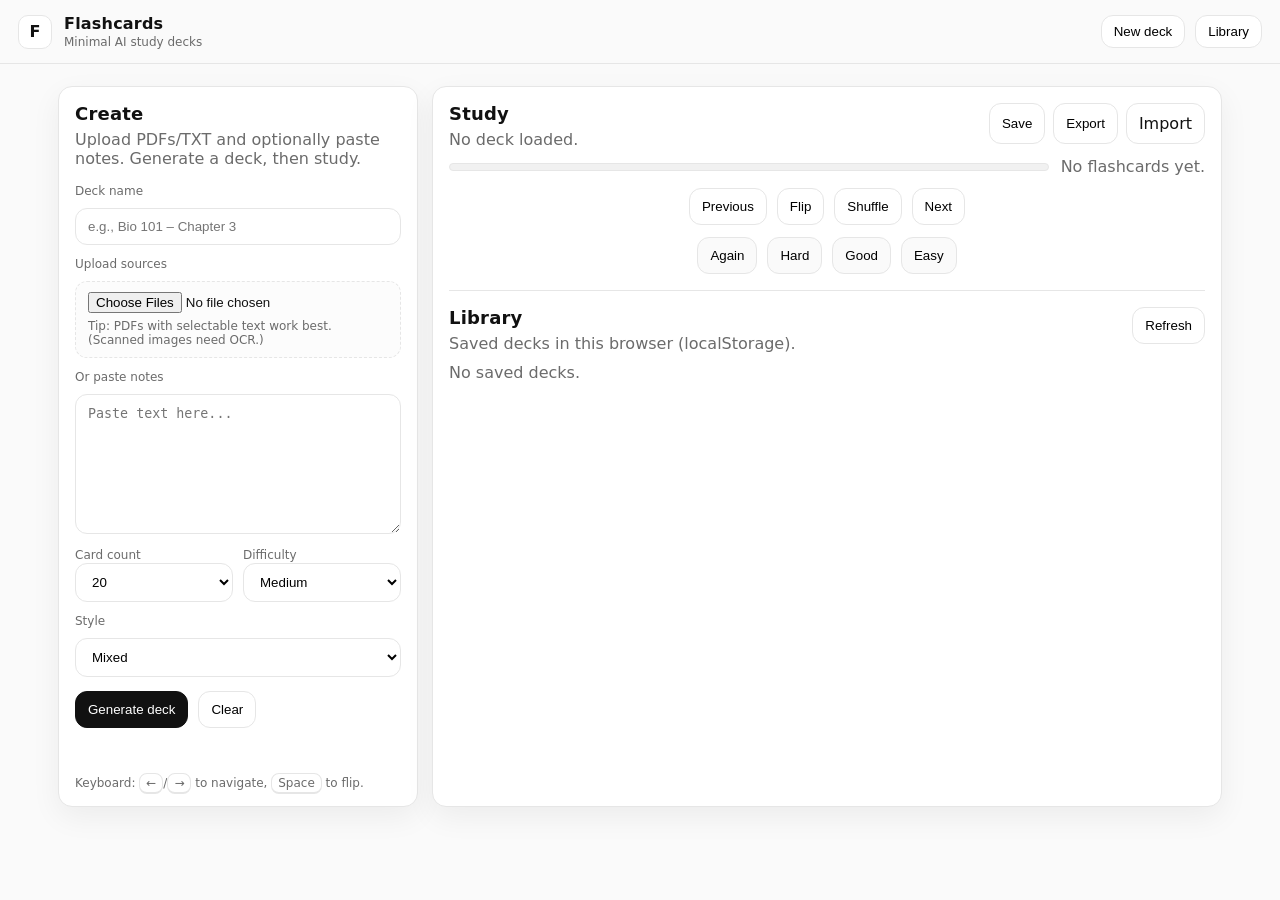
<file: frontend/index.html>
<!DOCTYPE html>
<html lang="en">
<head>
  <meta charset="UTF-8" />
  <meta name="viewport" content="width=device-width, initial-scale=1"/>
  <title>Flashcards</title>
  <link rel="stylesheet" href="style.css" />
</head>
<body>
  <header class="topbar">
    <div class="brand">
      <div class="logo">F</div>
      <div class="brand-text">
        <div class="brand-title">Flashcards</div>
        <div class="brand-subtitle">Minimal AI study decks</div>
      </div>
    </div>

    <nav class="nav">
      <button class="nav-btn" id="navNew">New deck</button>
      <button class="nav-btn" id="navLibrary">Library</button>
    </nav>
  </header>

  <main class="shell">
    <section class="grid">
      <!-- Left: Create -->
      <aside class="panel">
        <div class="panel-header">
          <h2>Create</h2>
          <p class="muted">Upload PDFs/TXT and optionally paste notes. Generate a deck, then study.</p>
        </div>

        <div class="form">
          <label class="label">Deck name</label>
          <input id="deckName" class="input" placeholder="e.g., Bio 101 – Chapter 3" />

          <label class="label">Upload sources</label>
          <div class="upload">
            <input type="file" id="fileInput" multiple accept=".pdf,.txt" />
            <div class="upload-hint muted">
              Tip: PDFs with selectable text work best. (Scanned images need OCR.)
            </div>
          </div>

          <label class="label">Or paste notes</label>
          <textarea id="notesInput" class="textarea" placeholder="Paste text here..."></textarea>

          <div class="row">
            <div class="col">
              <label class="label">Card count</label>
              <select id="cardCount" class="select">
                <option value="10">10</option>
                <option value="20" selected>20</option>
                <option value="30">30</option>
                <option value="50">50</option>
              </select>
            </div>

            <div class="col">
              <label class="label">Difficulty</label>
              <select id="difficulty" class="select">
                <option value="easy">Easy</option>
                <option value="medium" selected>Medium</option>
                <option value="hard">Hard</option>
              </select>
            </div>
          </div>

          <label class="label">Style</label>
          <select id="style" class="select">
            <option value="mixed" selected>Mixed</option>
            <option value="definitions">Definitions</option>
            <option value="qa">Q&A</option>
            <option value="examples">Examples</option>
          </select>

          <div class="actions">
            <button id="generateBtn" class="btn primary">Generate deck</button>
            <button id="clearBtn" class="btn">Clear</button>
          </div>

          <div class="status" id="status"></div>
        </div>

        <div class="panel-footer muted">
          Keyboard: <span class="kbd">←</span>/<span class="kbd">→</span> to navigate, <span class="kbd">Space</span> to flip.
        </div>
      </aside>

      <!-- Right: Study -->
      <section class="panel">
        <div class="panel-header row-between">
          <div>
            <h2>Study</h2>
            <p class="muted" id="deckMeta">No deck loaded.</p>
          </div>
          <div class="mini-actions">
            <button id="saveBtn" class="btn">Save</button>
            <button id="exportBtn" class="btn">Export</button>
            <label class="btn filebtn">
              Import
              <input type="file" id="importInput" accept=".json" hidden />
            </label>
          </div>
        </div>

        <div class="study">
          <div class="progress-wrap">
            <div class="progress">
              <div class="progress-bar" id="progressBar"></div>
            </div>
            <div class="muted" id="counter">No flashcards yet.</div>
          </div>

          <div id="flashcard" class="card hidden" tabindex="0" aria-label="Flashcard">
            <div class="card-top">
              <div class="pill" id="sidePill">Question</div>
              <div class="muted" id="tapHint">Tap to flip</div>
            </div>
            <div id="cardContent" class="card-content"></div>
          </div>

          <div class="controls">
            <button id="prevBtn" class="btn">Previous</button>
            <button id="flipBtn" class="btn">Flip</button>
            <button id="shuffleBtn" class="btn">Shuffle</button>
            <button id="nextBtn" class="btn">Next</button>
          </div>

          <div class="grade">
            <button class="btn ghost" data-grade="again">Again</button>
            <button class="btn ghost" data-grade="hard">Hard</button>
            <button class="btn ghost" data-grade="good">Good</button>
            <button class="btn ghost" data-grade="easy">Easy</button>
          </div>
        </div>

        <hr class="divider"/>

        <!-- Library -->
        <div class="panel-header row-between">
          <div>
            <h2>Library</h2>
            <p class="muted">Saved decks in this browser (localStorage).</p>
          </div>
          <button id="refreshLibraryBtn" class="btn">Refresh</button>
        </div>

        <div id="library" class="library">
          <div class="muted">No saved decks.</div>
        </div>
      </section>
    </section>
  </main>
</body>
<script src="script.js"></script>
</html>
</file>
<file: frontend/style.css>
:root{
  --bg: #fafafa;
  --panel: #ffffff;
  --text: #111;
  --muted: #6b6b6b;
  --border: #e6e6e6;
  --shadow: 0 10px 30px rgba(0,0,0,.06);
  --shadow2: 0 6px 18px rgba(0,0,0,.06);
  --radius: 14px;
  --radius2: 10px;
}

*{ box-sizing: border-box; }

html, body{
  margin:0;
  padding:0;
  background: var(--bg);
  color: var(--text);
  font-family: ui-sans-serif, system-ui, -apple-system, Segoe UI, Roboto, Arial, "Helvetica Neue", Helvetica, sans-serif;
}

.topbar{
  position: sticky;
  top: 0;
  z-index: 10;
  background: rgba(250,250,250,.88);
  backdrop-filter: blur(10px);
  border-bottom: 1px solid var(--border);
  padding: 14px 18px;
  display:flex;
  align-items:center;
  justify-content: space-between;
}

.brand{
  display:flex;
  gap:12px;
  align-items:center;
}

.logo{
  width: 34px;
  height: 34px;
  border-radius: 10px;
  border: 1px solid var(--border);
  background: #fff;
  display:flex;
  align-items:center;
  justify-content:center;
  font-weight: 650;
}

.brand-title{ font-weight: 650; letter-spacing: .2px; }
.brand-subtitle{ font-size: 12px; color: var(--muted); margin-top: 2px; }

.nav{ display:flex; gap:10px; }

.nav-btn{
  border: 1px solid var(--border);
  background:#fff;
  border-radius: 12px;
  padding: 8px 12px;
  cursor:pointer;
}

.shell{ padding: 22px 18px 40px; max-width: 1200px; margin: 0 auto; }

.grid{
  display:grid;
  grid-template-columns: 360px 1fr;
  gap: 14px;
}

@media (max-width: 980px){
  .grid{ grid-template-columns: 1fr; }
}

.panel{
  background: var(--panel);
  border: 1px solid var(--border);
  border-radius: var(--radius);
  box-shadow: var(--shadow);
  padding: 16px;
}

.panel-header h2{
  margin: 0 0 6px;
  font-size: 18px;
  letter-spacing: .2px;
}
.panel-header p{ margin: 0; }

.panel-footer{
  margin-top: 14px;
  font-size: 12px;
}

.muted{ color: var(--muted); }

.form{ margin-top: 14px; display:flex; flex-direction: column; gap: 10px; }

.label{ font-size: 12px; color: var(--muted); margin-top: 2px; }

.input, .textarea, .select{
  width: 100%;
  border: 1px solid var(--border);
  border-radius: 12px;
  padding: 10px 12px;
  background: #fff;
  outline: none;
}

.textarea{
  min-height: 140px;
  resize: vertical;
  line-height: 1.35;
}

.upload{
  border: 1px dashed var(--border);
  border-radius: 12px;
  padding: 10px 12px;
  background: #fcfcfc;
}
.upload input{ width: 100%; }
.upload-hint{ font-size: 12px; margin-top: 6px; }

.row{ display:flex; gap: 10px; }
.col{ flex: 1; }

.actions{ display:flex; gap: 10px; margin-top: 4px; }

.btn{
  border: 1px solid var(--border);
  background: #fff;
  border-radius: 12px;
  padding: 10px 12px;
  cursor:pointer;
}

.btn.primary{
  background: #111;
  color: #fff;
  border-color: #111;
}

.btn:disabled{
  opacity: .6;
  cursor:not-allowed;
}

.btn.ghost{
  background: #fafafa;
}

.filebtn{
  display:inline-flex;
  align-items:center;
  justify-content:center;
  gap: 6px;
}

.status{
  margin-top: 6px;
  font-size: 13px;
  min-height: 18px;
}

.row-between{
  display:flex;
  align-items:flex-start;
  justify-content: space-between;
  gap: 10px;
}

.mini-actions{
  display:flex;
  gap: 8px;
  flex-wrap: wrap;
}

.divider{
  border: none;
  border-top: 1px solid var(--border);
  margin: 16px 0;
}

.study{ margin-top: 8px; }

.progress-wrap{
  display:flex;
  align-items:center;
  justify-content: space-between;
  gap: 12px;
  margin-bottom: 10px;
}

.progress{
  flex:1;
  height: 8px;
  border-radius: 999px;
  background: #f1f1f1;
  overflow:hidden;
  border: 1px solid var(--border);
}
.progress-bar{
  height: 100%;
  width: 0%;
  background: #111;
}

.card{
  border: 1px solid var(--border);
  border-radius: var(--radius);
  box-shadow: var(--shadow2);
  padding: 16px;
  background: #fff;
  min-height: 210px;
  display:flex;
  flex-direction: column;
  justify-content: space-between;
  cursor: pointer;
}

.hidden{ display:none; }

.card-top{
  display:flex;
  justify-content: space-between;
  align-items:center;
  gap: 10px;
}

.pill{
  font-size: 12px;
  padding: 6px 10px;
  border-radius: 999px;
  border: 1px solid var(--border);
  background: #fafafa;
}

.card-content{
  font-size: 18px;
  line-height: 1.45;
  margin-top: 12px;
  white-space: pre-wrap;
}

.controls, .grade{
  display:flex;
  gap: 10px;
  justify-content: center;
  flex-wrap: wrap;
  margin-top: 12px;
}

.kbd{
  border: 1px solid var(--border);
  border-bottom-width: 2px;
  border-radius: 8px;
  padding: 2px 6px;
  background: #fff;
  font-size: 12px;
}

.library{
  display:flex;
  flex-direction: column;
  gap: 10px;
  margin-top: 10px;
}

.deck{
  border: 1px solid var(--border);
  border-radius: 12px;
  padding: 12px;
  display:flex;
  justify-content: space-between;
  gap: 12px;
  background: #fff;
}

.deck-title{
  font-weight: 650;
  margin-bottom: 4px;
}
.deck-meta{ font-size: 12px; color: var(--muted); }

.deck-actions{
  display:flex;
  gap: 8px;
  align-items:center;
  flex-wrap: wrap;
}
</file>
